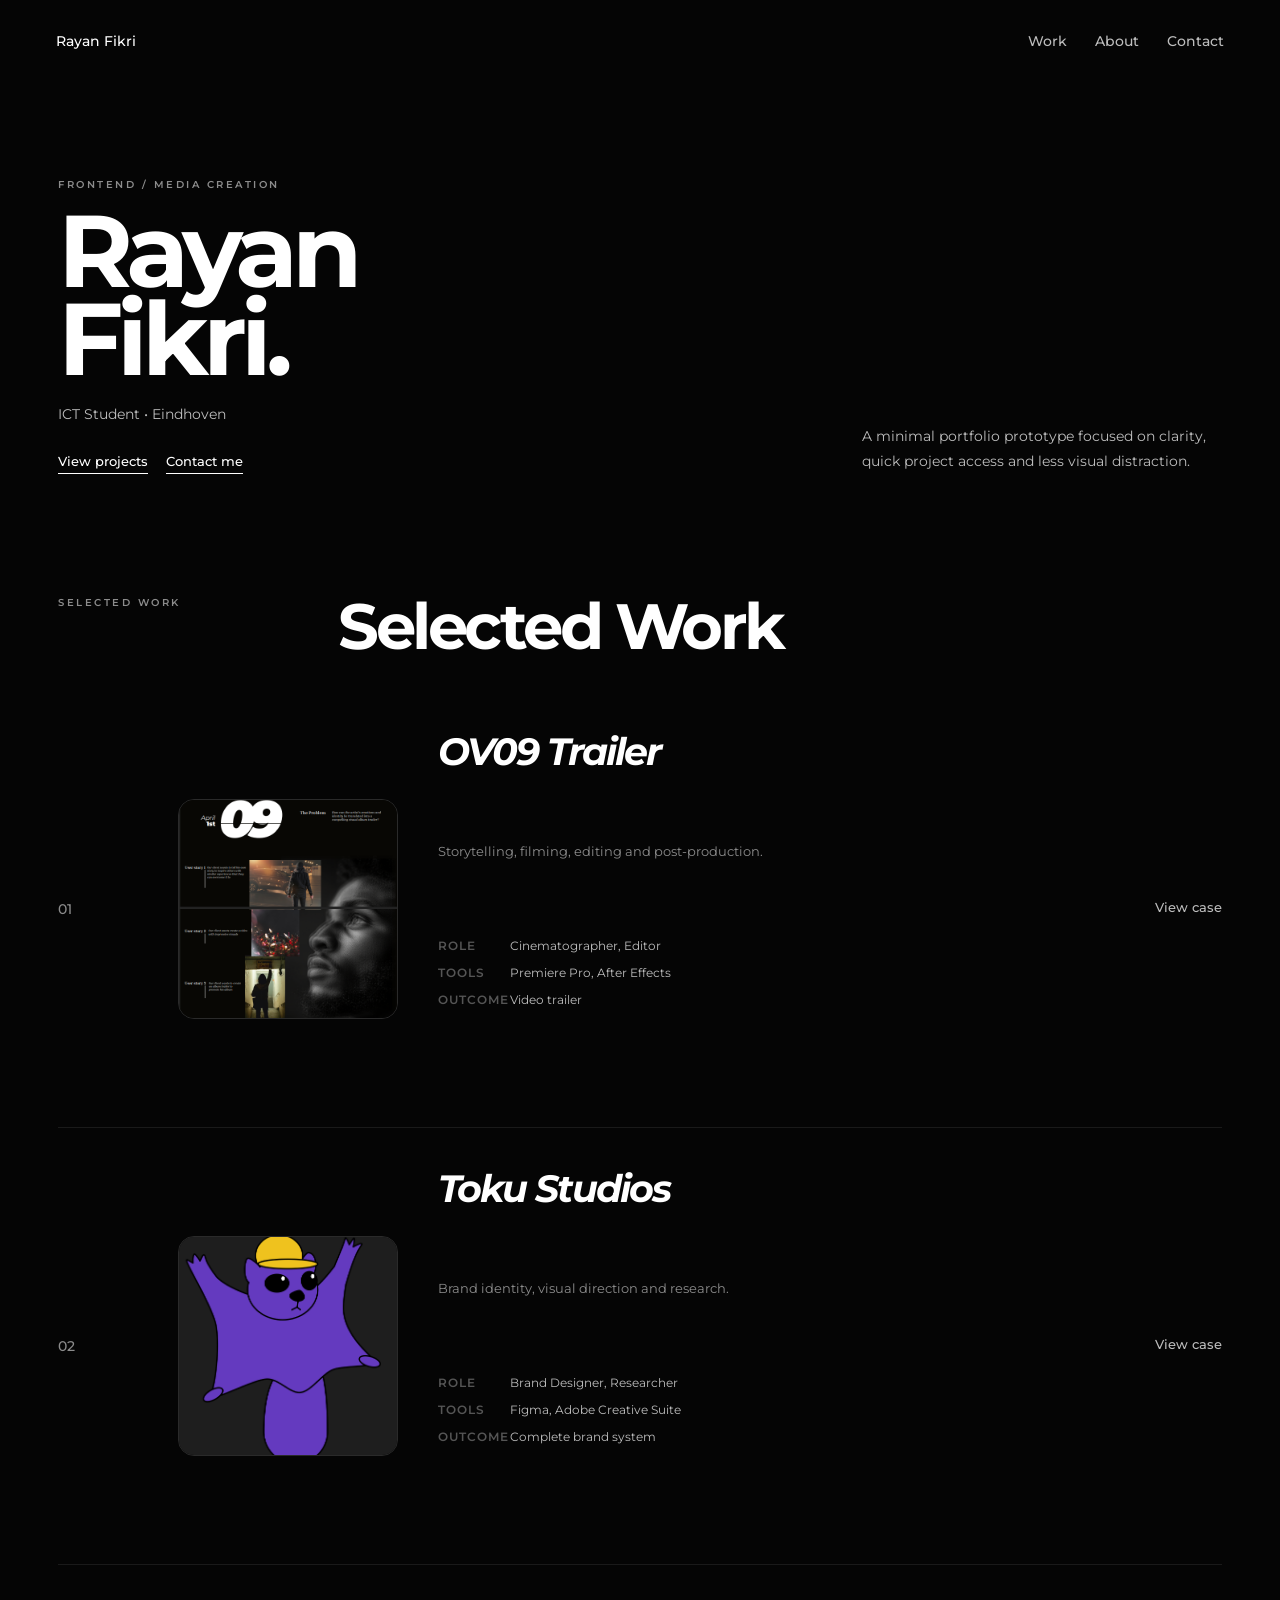
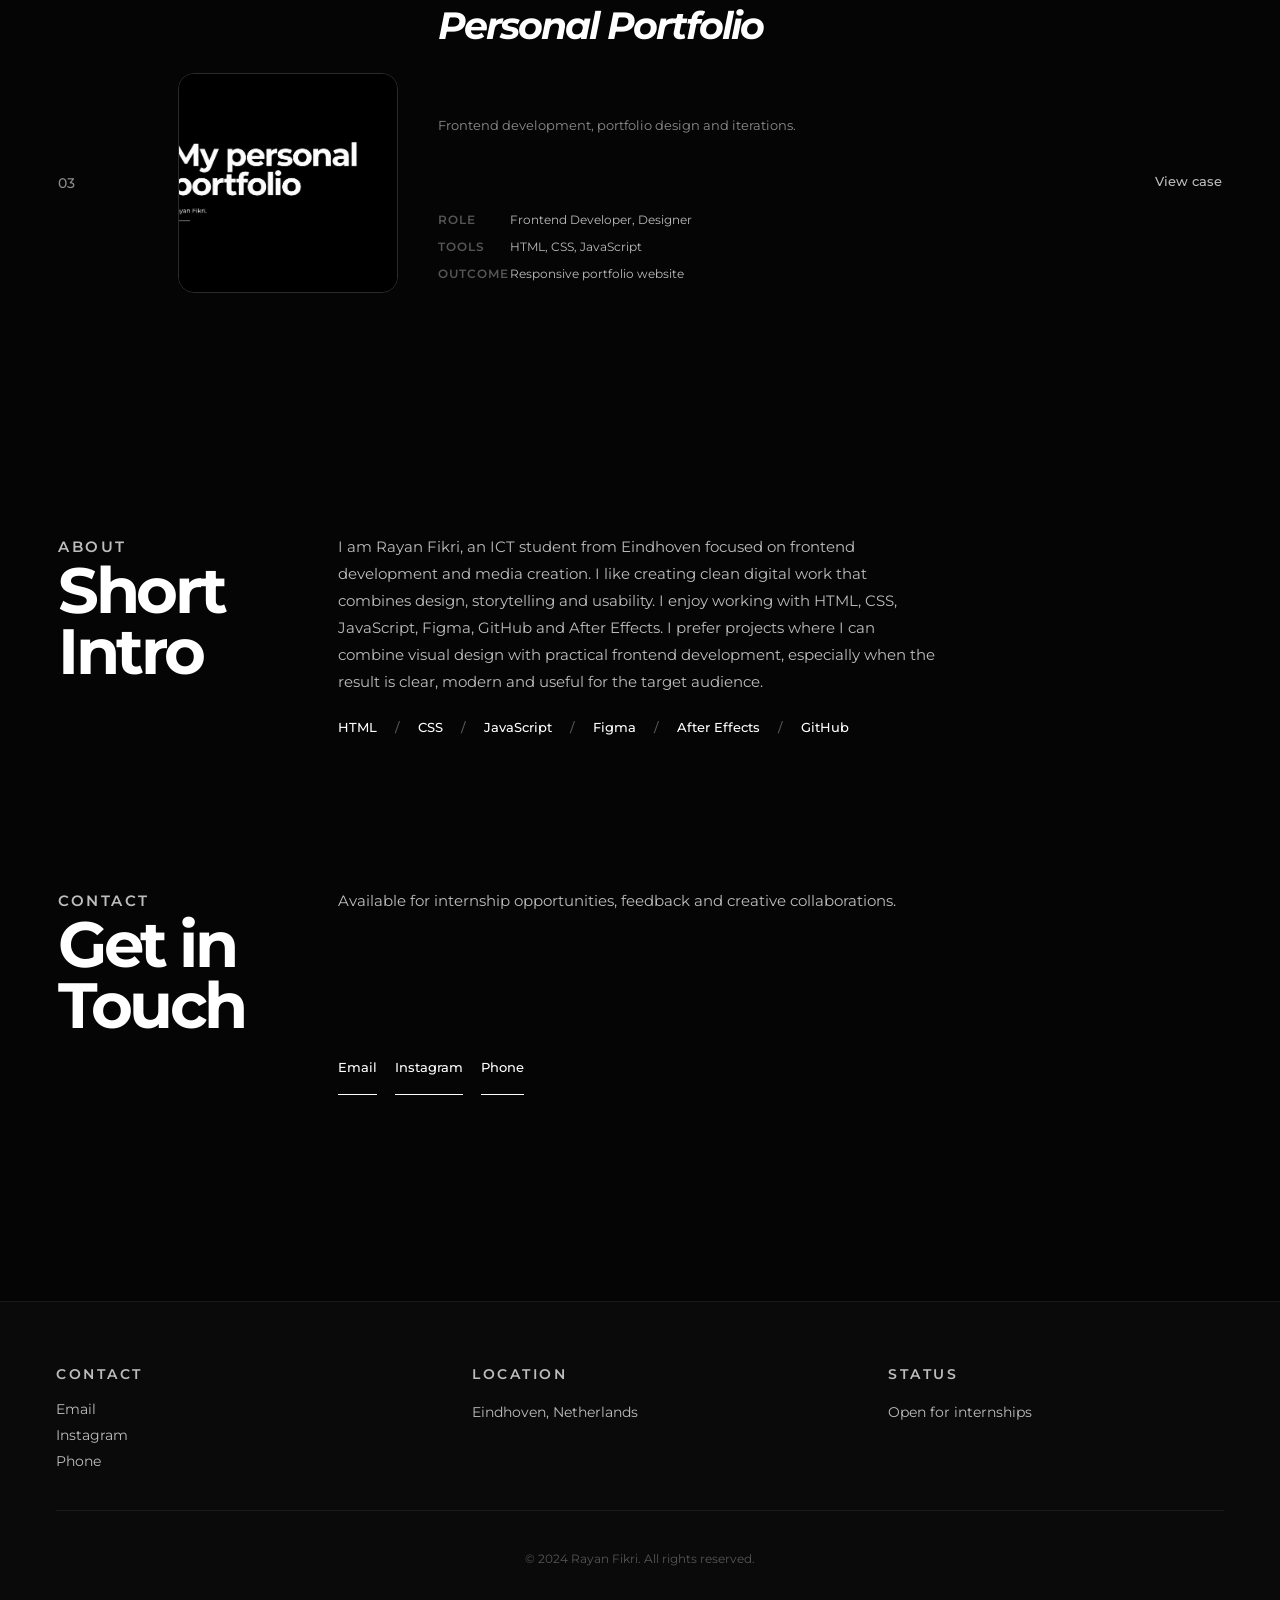
<file: index.html>
<!DOCTYPE html>
<html lang="en">
<head>
  <meta charset="UTF-8">
  <meta name="viewport" content="width=device-width, initial-scale=1.0">
  <title>Prototype A | Rayan Fikri Portfolio</title>

  <link rel="preconnect" href="https://fonts.googleapis.com">
  <link rel="preconnect" href="https://fonts.gstatic.com" crossorigin>
  <link href="https://fonts.googleapis.com/css2?family=Montserrat:wght@300;400;500;600;700;800&display=swap" rel="stylesheet">

  <link rel="stylesheet" href="css/style.css">
</head>
<body>

  <header class="site-header">
    <a href="#" class="logo">Rayan Fikri</a>

    <nav>
      <a href="#work">Work</a>
      <a href="#about">About</a>
      <a href="#contact">Contact</a>
    </nav>
  </header>

  <main>

    <section class="hero">
      <div>
        <p class="label">Frontend / Media Creation</p>

        <h1>
          Rayan<br>
          Fikri.
        </h1>

        <p class="intro">
          ICT Student • Eindhoven
        </p>

        <div class="hero-links">
          <a href="#work">View projects</a>
          <a href="#contact">Contact me</a>
        </div>
      </div>

      <p class="hero-side">
        A minimal portfolio prototype focused on clarity, quick project access and less visual distraction.
      </p>
    </section>

    <section class="work-section" id="work">
      <div class="section-heading">
        <p class="label">Selected work</p>
        <h2>Selected Work</h2>
      </div>

      <div class="project-list">
        <article class="project-item">
          <div class="project-number">01</div>
          <div class="project-preview">
            <img src="images/ov09.png" alt="OV09 Trailer moodboard" class="project-preview__img project-preview__img--left" loading="lazy">
          </div>
          <div class="project-content">
            <h3>OV09 Trailer</h3>
            <p class="project-description">Storytelling, filming, editing and post-production.</p>
            <div class="project-meta">
              <div class="meta-group">
                <span class="meta-label">Role</span>
                <span>Cinematographer, Editor</span>
              </div>
              <div class="meta-group">
                <span class="meta-label">Tools</span>
                <span>Premiere Pro, After Effects</span>
              </div>
              <div class="meta-group">
                <span class="meta-label">Outcome</span>
                <span>   Video trailer</span>
              </div>
            </div>
          </div>
          <a href="ov09.html" class="project-link">View case</a>
        </article>

        <article class="project-item">
          <div class="project-number">02</div>
          <div class="project-preview">
            <img src="images/toku.png" alt="Toku Studios mascot illustration" class="project-preview__img project-preview__img--center" loading="lazy">
          </div>
          <div class="project-content">
            <h3>Toku Studios</h3>
            <p class="project-description">Brand identity, visual direction and research.</p>
            <div class="project-meta">
              <div class="meta-group">
                <span class="meta-label">Role</span>
                <span>Brand Designer, Researcher</span>
              </div>
              <div class="meta-group">
                <span class="meta-label">Tools</span>
                <span>Figma, Adobe Creative Suite</span>
              </div>
              <div class="meta-group">
                <span class="meta-label">Outcome</span>
                <span>Complete brand system</span>
              </div>
            </div>
          </div>
          <a href="toku.html" class="project-link">View case</a>
        </article>

        <article class="project-item">
          <div class="project-number">03</div>
          <div class="project-preview">
            <img src="images/My personal portfolio design.png" alt="Personal portfolio design" class="project-preview__img project-preview__img--portfolio" loading="lazy">
          </div>
          <div class="project-content">
            <h3>Personal Portfolio</h3>
            <p class="project-description">Frontend development, portfolio design and iterations.</p>
            <div class="project-meta">
              <div class="meta-group">
                <span class="meta-label">Role</span>
                <span>Frontend Developer, Designer</span>
              </div>
              <div class="meta-group">
                <span class="meta-label">Tools</span>
                <span>HTML, CSS, JavaScript</span>
              </div>
              <div class="meta-group">
                <span class="meta-label">Outcome</span>
                <span>Responsive portfolio website</span>
              </div>
            </div>
          </div>
          <a href="portfolio.html" class="project-link">View case</a>
        </article>
      </div>
    </section>

    <section class="about-section" id="about">
      <div>
        <p class="label">About</p>
        <h2>Short Intro</h2>
      </div>

      <p>
        I am Rayan Fikri, an ICT student from Eindhoven focused on frontend development and media creation. I like creating clean digital work that combines design, storytelling and usability. I enjoy working with HTML, CSS, JavaScript, Figma, GitHub and After Effects. I prefer projects where I can combine visual design with practical frontend development, especially when the result is clear, modern and useful for the target audience.
      </p>

      <div class="skills">
        <span>HTML</span>
        <span>CSS</span>
        <span>JavaScript</span>
        <span>Figma</span>
        <span>After Effects</span>
        <span>GitHub</span>
      </div>
    </section>

    <section class="contact-section" id="contact">
      <div>
        <p class="label">Contact</p>
        <h2>Get in Touch</h2>
      </div>

      <p>
        Available for internship opportunities, feedback and creative collaborations.
      </p>

      <div class="contact-links">
        <a href="mailto:r.fikri@student.fontys.nl">Email</a>
        <a href="https://www.instagram.com/rayannfkr/" target="_blank">Instagram</a>
        <a href="tel:+31639610118">Phone</a>
      </div>
    </section>

  </main>

  <footer class="site-footer">
    <div class="footer-content">
      <div class="footer-section">
        <p class="label">Contact</p>
        <div class="footer-links">
          <a href="mailto:r.fikri@student.fontys.nl">Email</a>
          <a href="https://www.instagram.com/rayannfkr/" target="_blank">Instagram</a>
          <a href="tel:+31639610118">Phone</a>
        </div>
      </div>
      <div class="footer-section">
        <p class="label">Location</p>
        <p>Eindhoven, Netherlands</p>
      </div>
      <div class="footer-section">
        <p class="label">Status</p>
        <p>Open for internships</p>
      </div>
    </div>
    <div class="footer-bottom">
      <p>&copy; 2024 Rayan Fikri. All rights reserved.</p>
    </div>
  </footer>

  <script src="js/main.js"></script>
</body>
</html>
</file>
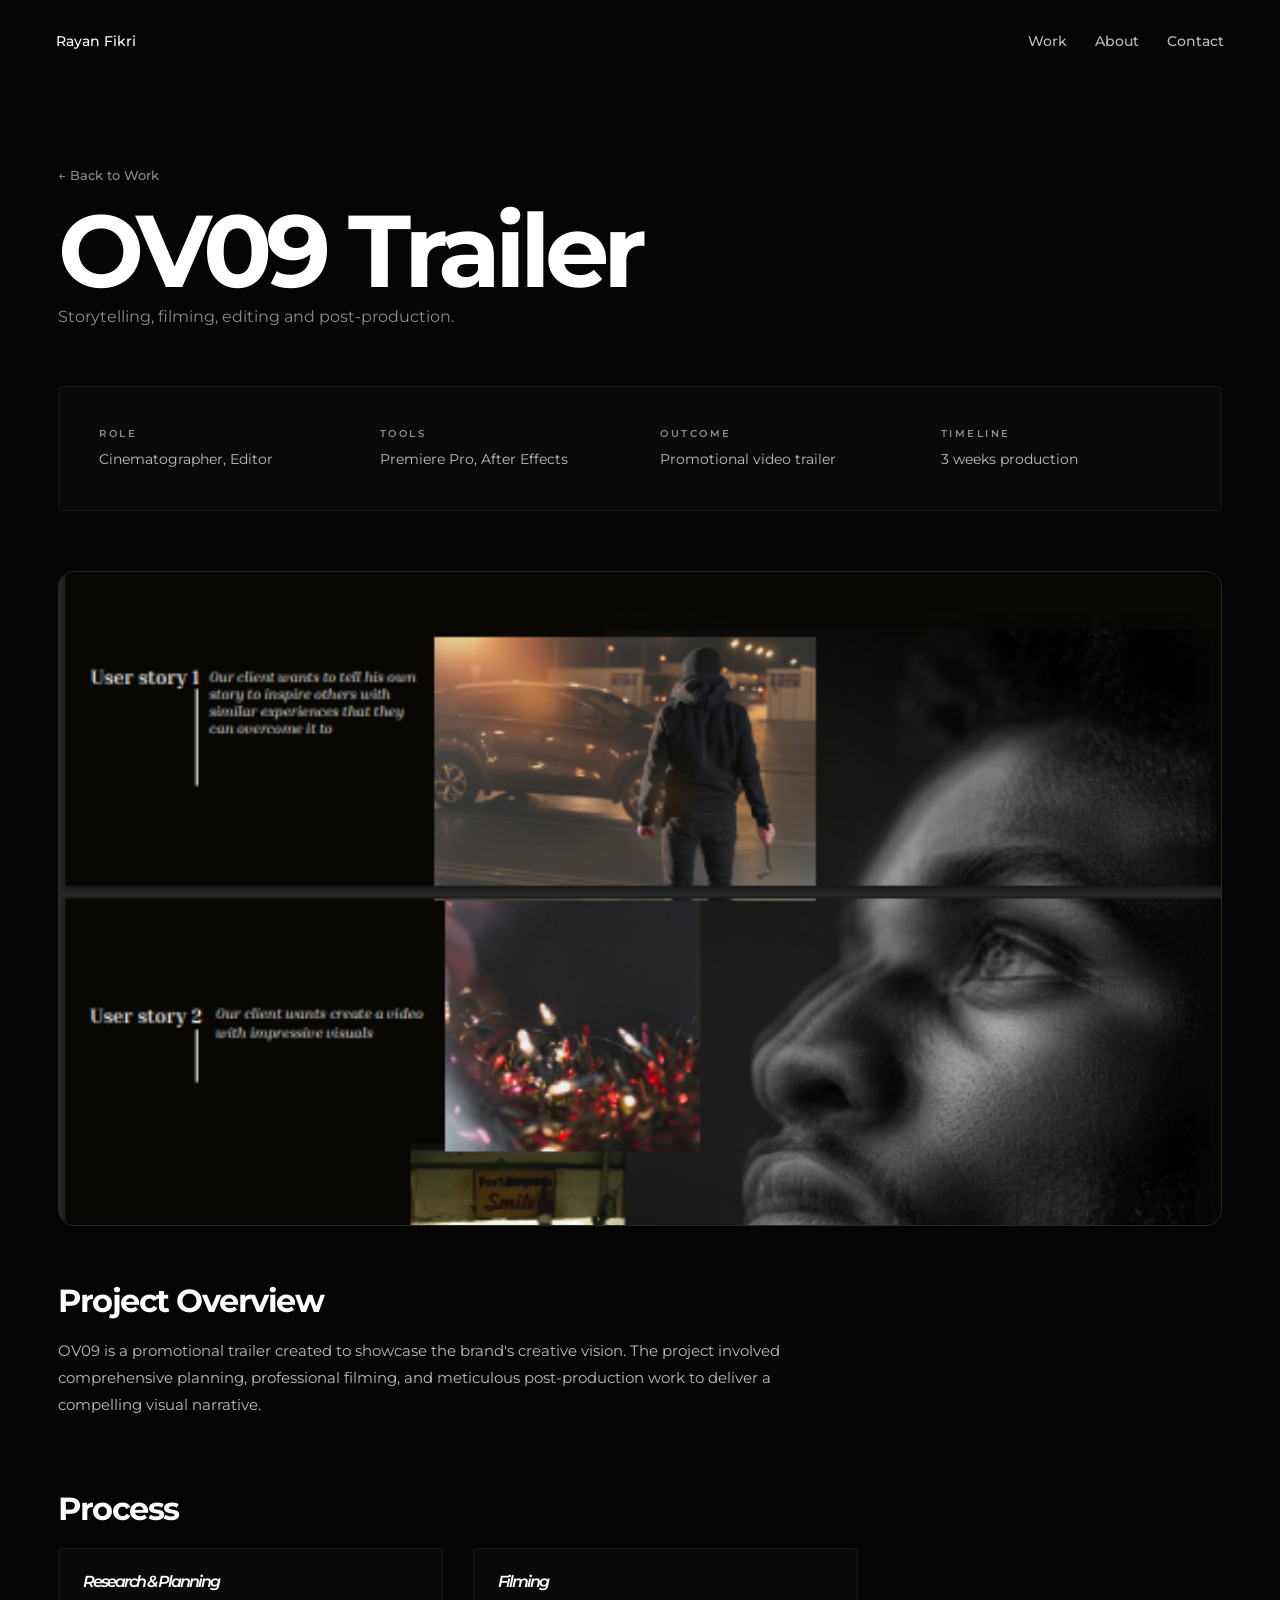
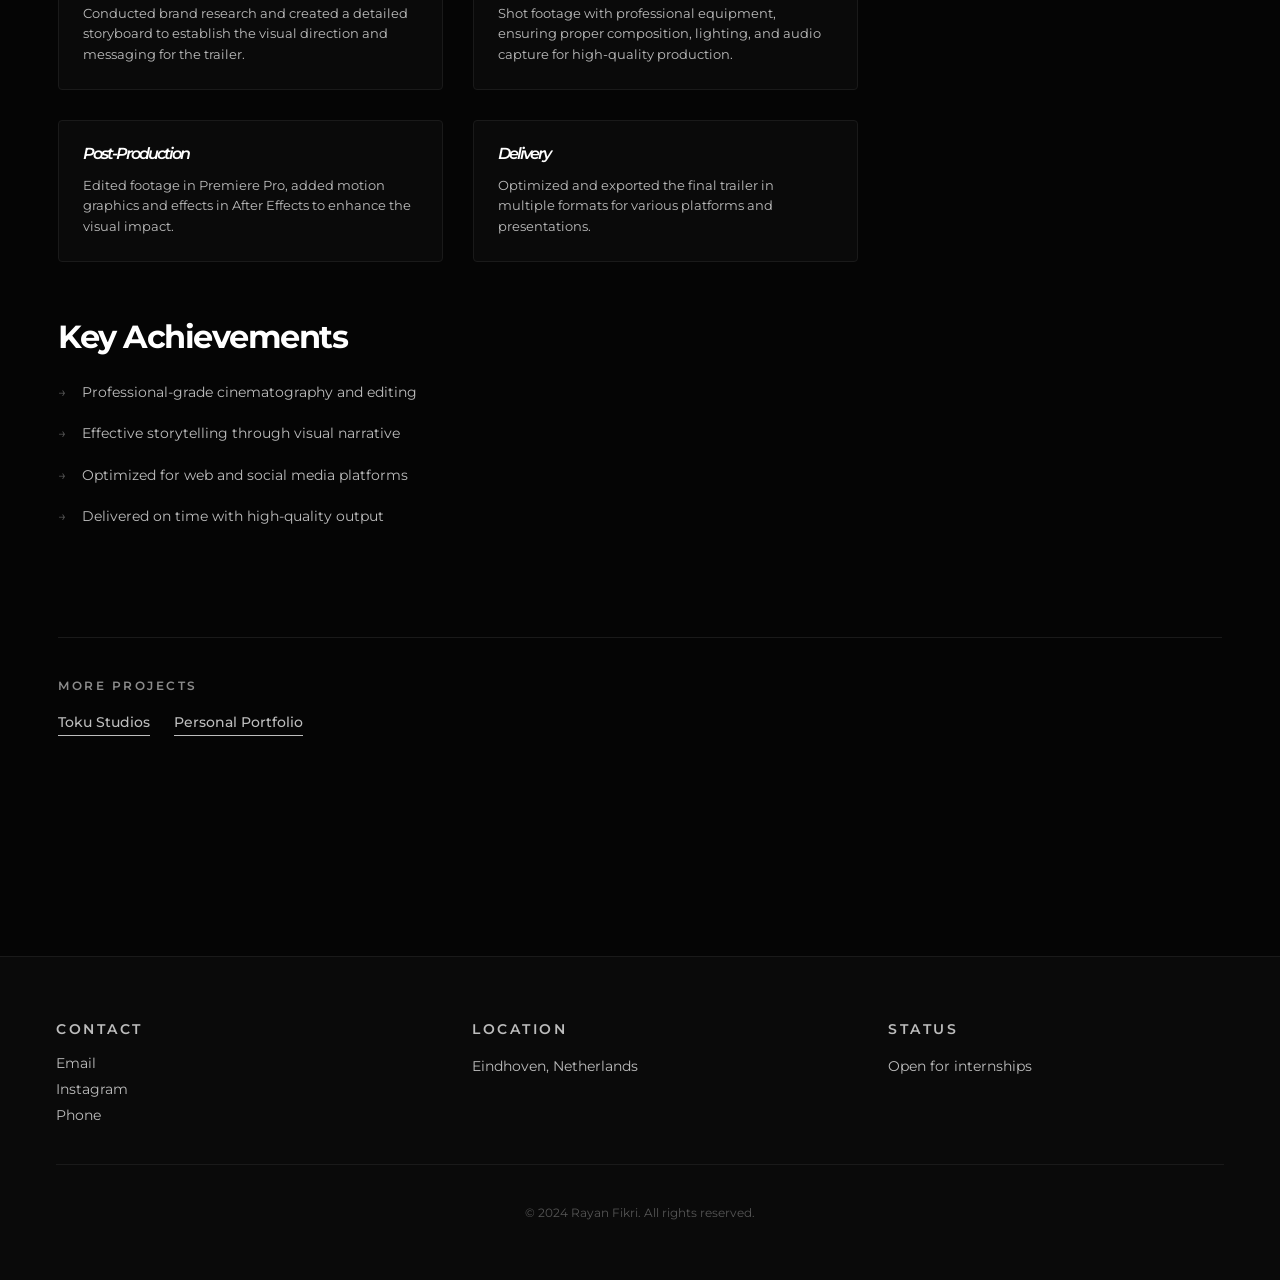
<file: ov09.html>
<!DOCTYPE html>
<html lang="en">
<head>
  <meta charset="UTF-8">
  <meta name="viewport" content="width=device-width, initial-scale=1.0">
  <title>OV09 Trailer | Rayan Fikri Portfolio</title>

  <link rel="preconnect" href="https://fonts.googleapis.com">
  <link rel="preconnect" href="https://fonts.gstatic.com" crossorigin>
  <link href="https://fonts.googleapis.com/css2?family=Montserrat:wght@300;400;500;600;700;800&display=swap" rel="stylesheet">

  <link rel="stylesheet" href="css/style.css">
</head>
<body>

  <header class="site-header">
    <a href="index.html" class="logo">Rayan Fikri</a>

    <nav>
      <a href="index.html#work">Work</a>
      <a href="index.html#about">About</a>
      <a href="index.html#contact">Contact</a>
    </nav>
  </header>

  <main>

    <section class="project-hero">
      <div class="project-header">
        <a href="index.html" class="back-link">&larr; Back to Work</a>
        <h1>OV09 Trailer</h1>
        <p class="project-tagline">Storytelling, filming, editing and post-production.</p>
      </div>
    </section>

    <section class="project-content">
      <div class="project-overview">
        <div class="overview-item">
          <p class="label">Role</p>
          <p>Cinematographer, Editor</p>
        </div>
        <div class="overview-item">
          <p class="label">Tools</p>
          <p>Premiere Pro, After Effects</p>
        </div>
        <div class="overview-item">
          <p class="label">Outcome</p>
          <p>Promotional video trailer</p>
        </div>
        <div class="overview-item">
          <p class="label">Timeline</p>
          <p>3 weeks production</p>
        </div>
      </div>

      <div class="project-image-large">
        <img src="images/ov09.png" alt="OV09 moodboard" class="project-image-large__img project-image-large__img--left" loading="lazy">
      </div>

      <div class="project-description-section">
        <h2>Project Overview</h2>
        <p>
          OV09 is a promotional trailer created to showcase the brand's creative vision. The project involved comprehensive planning, professional filming, and meticulous post-production work to deliver a compelling visual narrative.
        </p>
      </div>

      <div class="project-description-section">
        <h2>Process</h2>
        <div class="process-grid">
          <div class="process-item">
            <h3>Research & Planning</h3>
            <p>Conducted brand research and created a detailed storyboard to establish the visual direction and messaging for the trailer.</p>
          </div>
          <div class="process-item">
            <h3>Filming</h3>
            <p>Shot footage with professional equipment, ensuring proper composition, lighting, and audio capture for high-quality production.</p>
          </div>
          <div class="process-item">
            <h3>Post-Production</h3>
            <p>Edited footage in Premiere Pro, added motion graphics and effects in After Effects to enhance the visual impact.</p>
          </div>
          <div class="process-item">
            <h3>Delivery</h3>
            <p>Optimized and exported the final trailer in multiple formats for various platforms and presentations.</p>
          </div>
        </div>
      </div>

      <div class="project-description-section">
        <h2>Key Achievements</h2>
        <ul class="achievements-list">
          <li>Professional-grade cinematography and editing</li>
          <li>Effective storytelling through visual narrative</li>
          <li>Optimized for web and social media platforms</li>
          <li>Delivered on time with high-quality output</li>
        </ul>
      </div>

      <div class="project-cta">
        <p>More projects</p>
        <div class="cta-links">
          <a href="toku.html">Toku Studios</a>
          <a href="portfolio.html">Personal Portfolio</a>
        </div>
      </div>
    </section>

  </main>

  <footer class="site-footer">
    <div class="footer-content">
      <div class="footer-section">
        <p class="label">Contact</p>
        <div class="footer-links">
          <a href="mailto:r.fikri@student.fontys.nl">Email</a>
          <a href="https://www.instagram.com/rayannfkr/" target="_blank">Instagram</a>
          <a href="tel:+31639610118">Phone</a>
        </div>
      </div>
      <div class="footer-section">
        <p class="label">Location</p>
        <p>Eindhoven, Netherlands</p>
      </div>
      <div class="footer-section">
        <p class="label">Status</p>
        <p>Open for internships</p>
      </div>
    </div>
    <div class="footer-bottom">
      <p>&copy; 2024 Rayan Fikri. All rights reserved.</p>
    </div>
  </footer>

  <script src="js/main.js"></script>
</body>
</html>
</file>
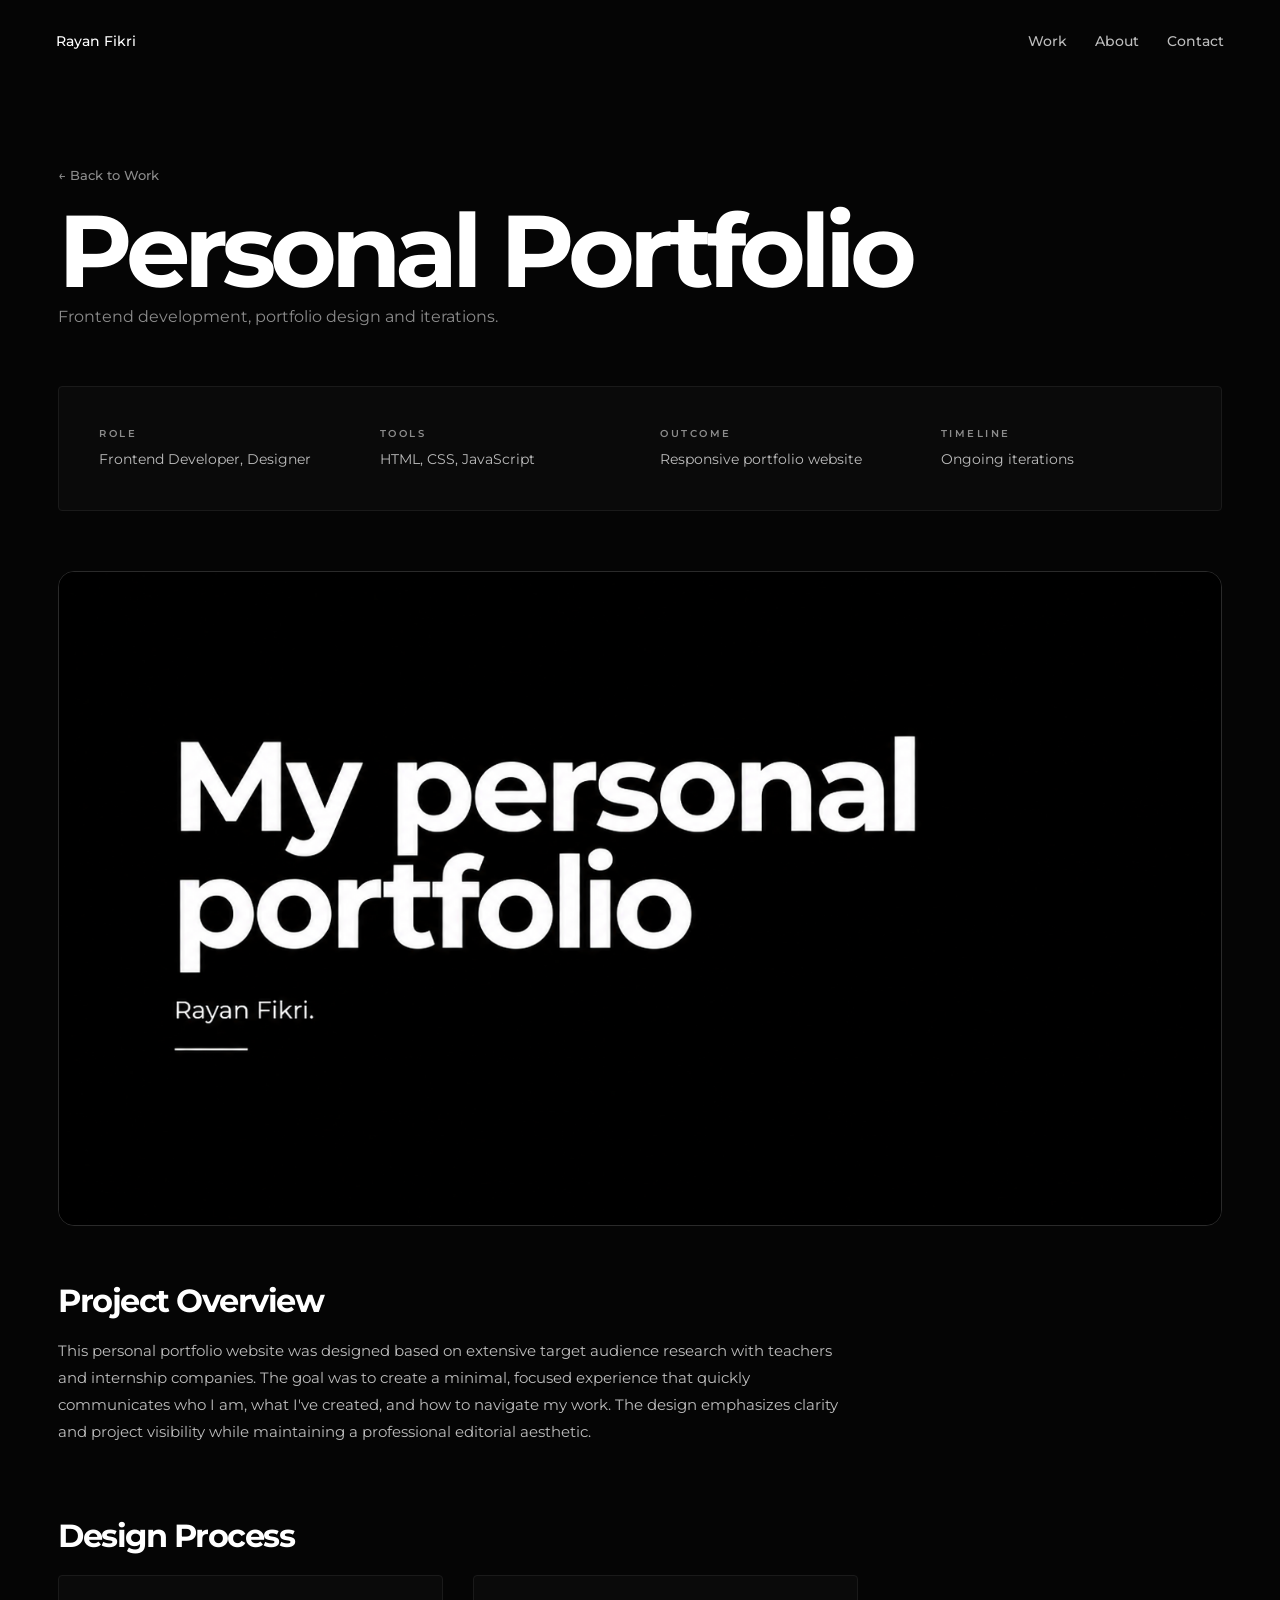
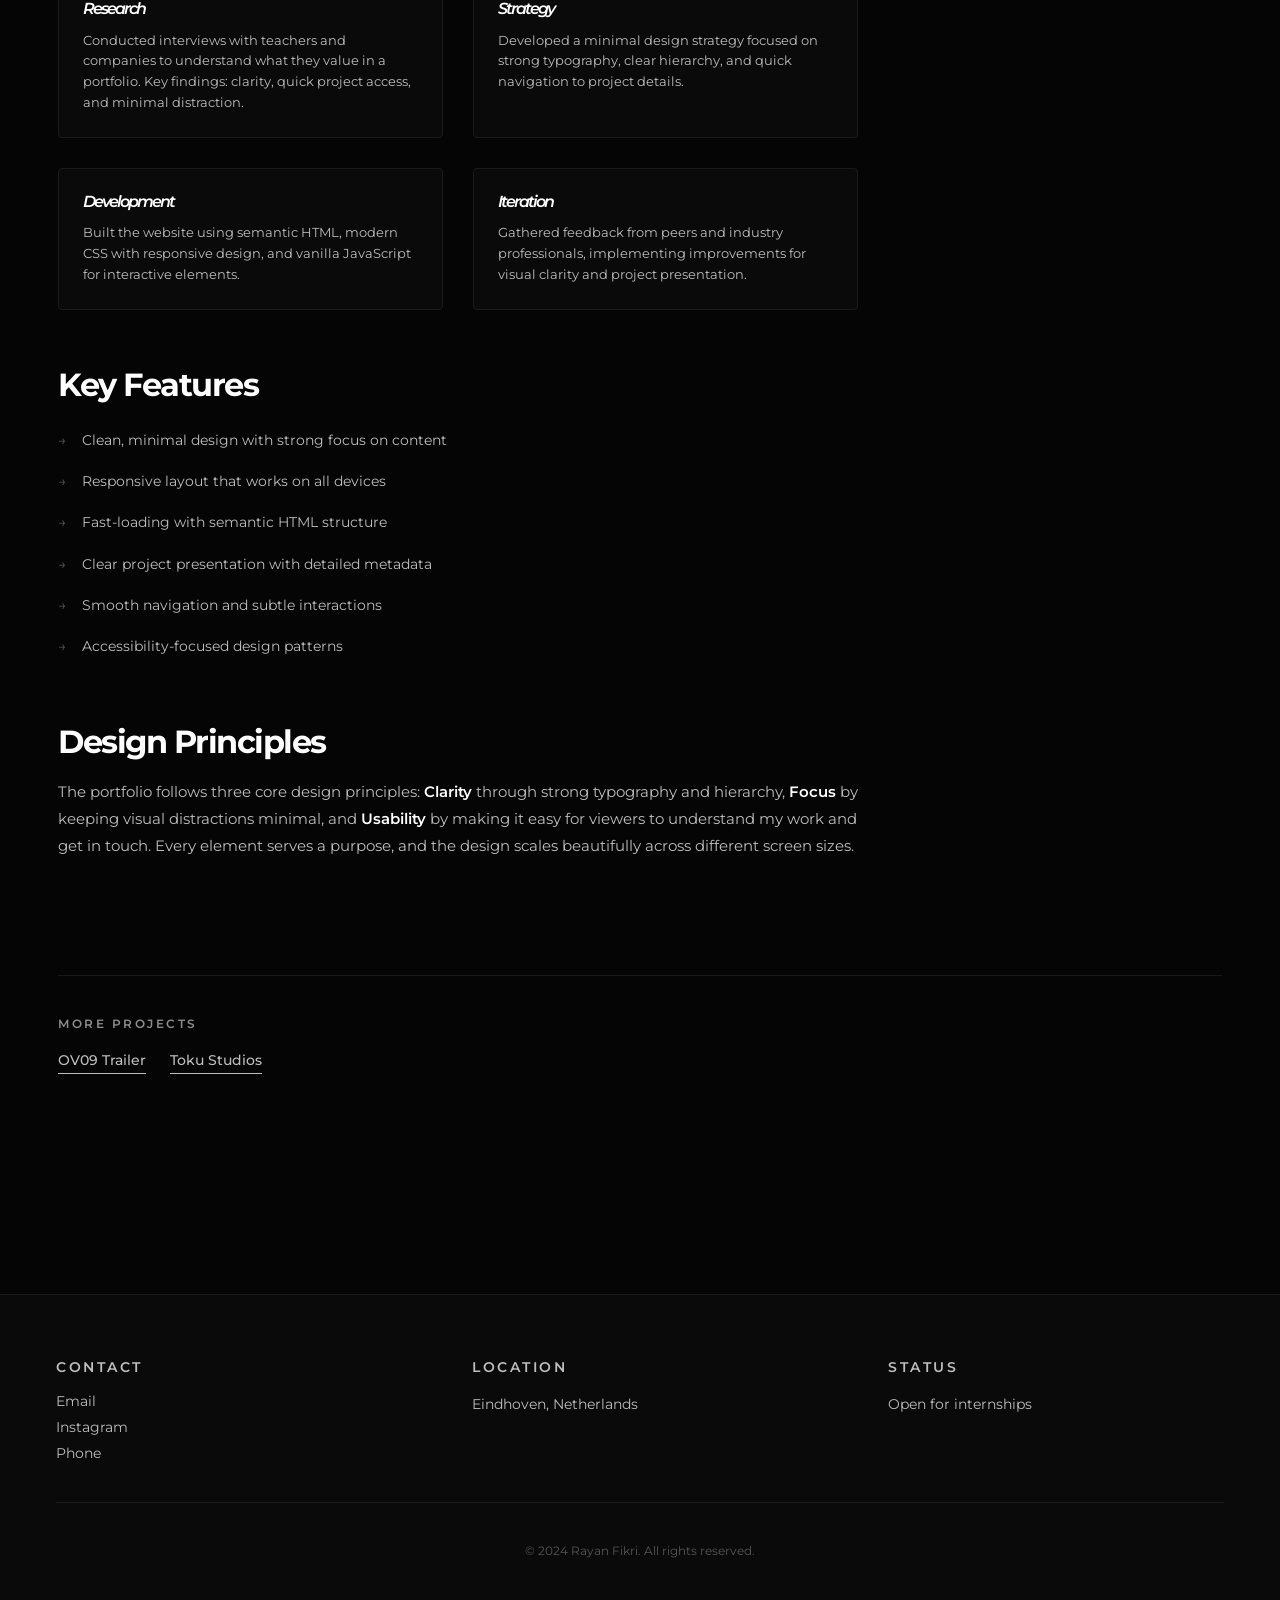
<file: portfolio.html>
<!DOCTYPE html>
<html lang="en">
<head>
  <meta charset="UTF-8">
  <meta name="viewport" content="width=device-width, initial-scale=1.0">
  <title>Personal Portfolio | Rayan Fikri Portfolio</title>

  <link rel="preconnect" href="https://fonts.googleapis.com">
  <link rel="preconnect" href="https://fonts.gstatic.com" crossorigin>
  <link href="https://fonts.googleapis.com/css2?family=Montserrat:wght@300;400;500;600;700;800&display=swap" rel="stylesheet">

  <link rel="stylesheet" href="css/style.css">
</head>
<body>

  <header class="site-header">
    <a href="index.html" class="logo">Rayan Fikri</a>

    <nav>
      <a href="index.html#work">Work</a>
      <a href="index.html#about">About</a>
      <a href="index.html#contact">Contact</a>
    </nav>
  </header>

  <main>

    <section class="project-hero">
      <div class="project-header">
        <a href="index.html" class="back-link">&larr; Back to Work</a>
        <h1>Personal Portfolio</h1>
        <p class="project-tagline">Frontend development, portfolio design and iterations.</p>
      </div>
    </section>

    <section class="project-content">
      <div class="project-overview">
        <div class="overview-item">
          <p class="label">Role</p>
          <p>Frontend Developer, Designer</p>
        </div>
        <div class="overview-item">
          <p class="label">Tools</p>
          <p>HTML, CSS, JavaScript</p>
        </div>
        <div class="overview-item">
          <p class="label">Outcome</p>
          <p>Responsive portfolio website</p>
        </div>
        <div class="overview-item">
          <p class="label">Timeline</p>
          <p>Ongoing iterations</p>
        </div>
      </div>

      <div class="project-image-large">
        <img src="images/My personal portfolio design.png" alt="Personal portfolio design" class="project-image-large__img project-image-large__img--portfolio" loading="lazy">
      </div>

      <div class="project-description-section">
        <h2>Project Overview</h2>
        <p>
          This personal portfolio website was designed based on extensive target audience research with teachers and internship companies. The goal was to create a minimal, focused experience that quickly communicates who I am, what I've created, and how to navigate my work. The design emphasizes clarity and project visibility while maintaining a professional editorial aesthetic.
        </p>
      </div>

      <div class="project-description-section">
        <h2>Design Process</h2>
        <div class="process-grid">
          <div class="process-item">
            <h3>Research</h3>
            <p>Conducted interviews with teachers and companies to understand what they value in a portfolio. Key findings: clarity, quick project access, and minimal distraction.</p>
          </div>
          <div class="process-item">
            <h3>Strategy</h3>
            <p>Developed a minimal design strategy focused on strong typography, clear hierarchy, and quick navigation to project details.</p>
          </div>
          <div class="process-item">
            <h3>Development</h3>
            <p>Built the website using semantic HTML, modern CSS with responsive design, and vanilla JavaScript for interactive elements.</p>
          </div>
          <div class="process-item">
            <h3>Iteration</h3>
            <p>Gathered feedback from peers and industry professionals, implementing improvements for visual clarity and project presentation.</p>
          </div>
        </div>
      </div>

      <div class="project-description-section">
        <h2>Key Features</h2>
        <ul class="achievements-list">
          <li>Clean, minimal design with strong focus on content</li>
          <li>Responsive layout that works on all devices</li>
          <li>Fast-loading with semantic HTML structure</li>
          <li>Clear project presentation with detailed metadata</li>
          <li>Smooth navigation and subtle interactions</li>
          <li>Accessibility-focused design patterns</li>
        </ul>
      </div>

      <div class="project-description-section">
        <h2>Design Principles</h2>
        <p>
          The portfolio follows three core design principles: <strong>Clarity</strong> through strong typography and hierarchy, <strong>Focus</strong> by keeping visual distractions minimal, and <strong>Usability</strong> by making it easy for viewers to understand my work and get in touch. Every element serves a purpose, and the design scales beautifully across different screen sizes.
        </p>
      </div>

      <div class="project-cta">
        <p>More projects</p>
        <div class="cta-links">
          <a href="ov09.html">OV09 Trailer</a>
          <a href="toku.html">Toku Studios</a>
        </div>
      </div>
    </section>

  </main>

  <footer class="site-footer">
    <div class="footer-content">
      <div class="footer-section">
        <p class="label">Contact</p>
        <div class="footer-links">
          <a href="mailto:r.fikri@student.fontys.nl">Email</a>
          <a href="https://www.instagram.com/rayannfkr/" target="_blank">Instagram</a>
          <a href="tel:+31639610118">Phone</a>
        </div>
      </div>
      <div class="footer-section">
        <p class="label">Location</p>
        <p>Eindhoven, Netherlands</p>
      </div>
      <div class="footer-section">
        <p class="label">Status</p>
        <p>Open for internships</p>
      </div>
    </div>
    <div class="footer-bottom">
      <p>&copy; 2024 Rayan Fikri. All rights reserved.</p>
    </div>
  </footer>

  <script src="js/main.js"></script>
</body>
</html>
</file>
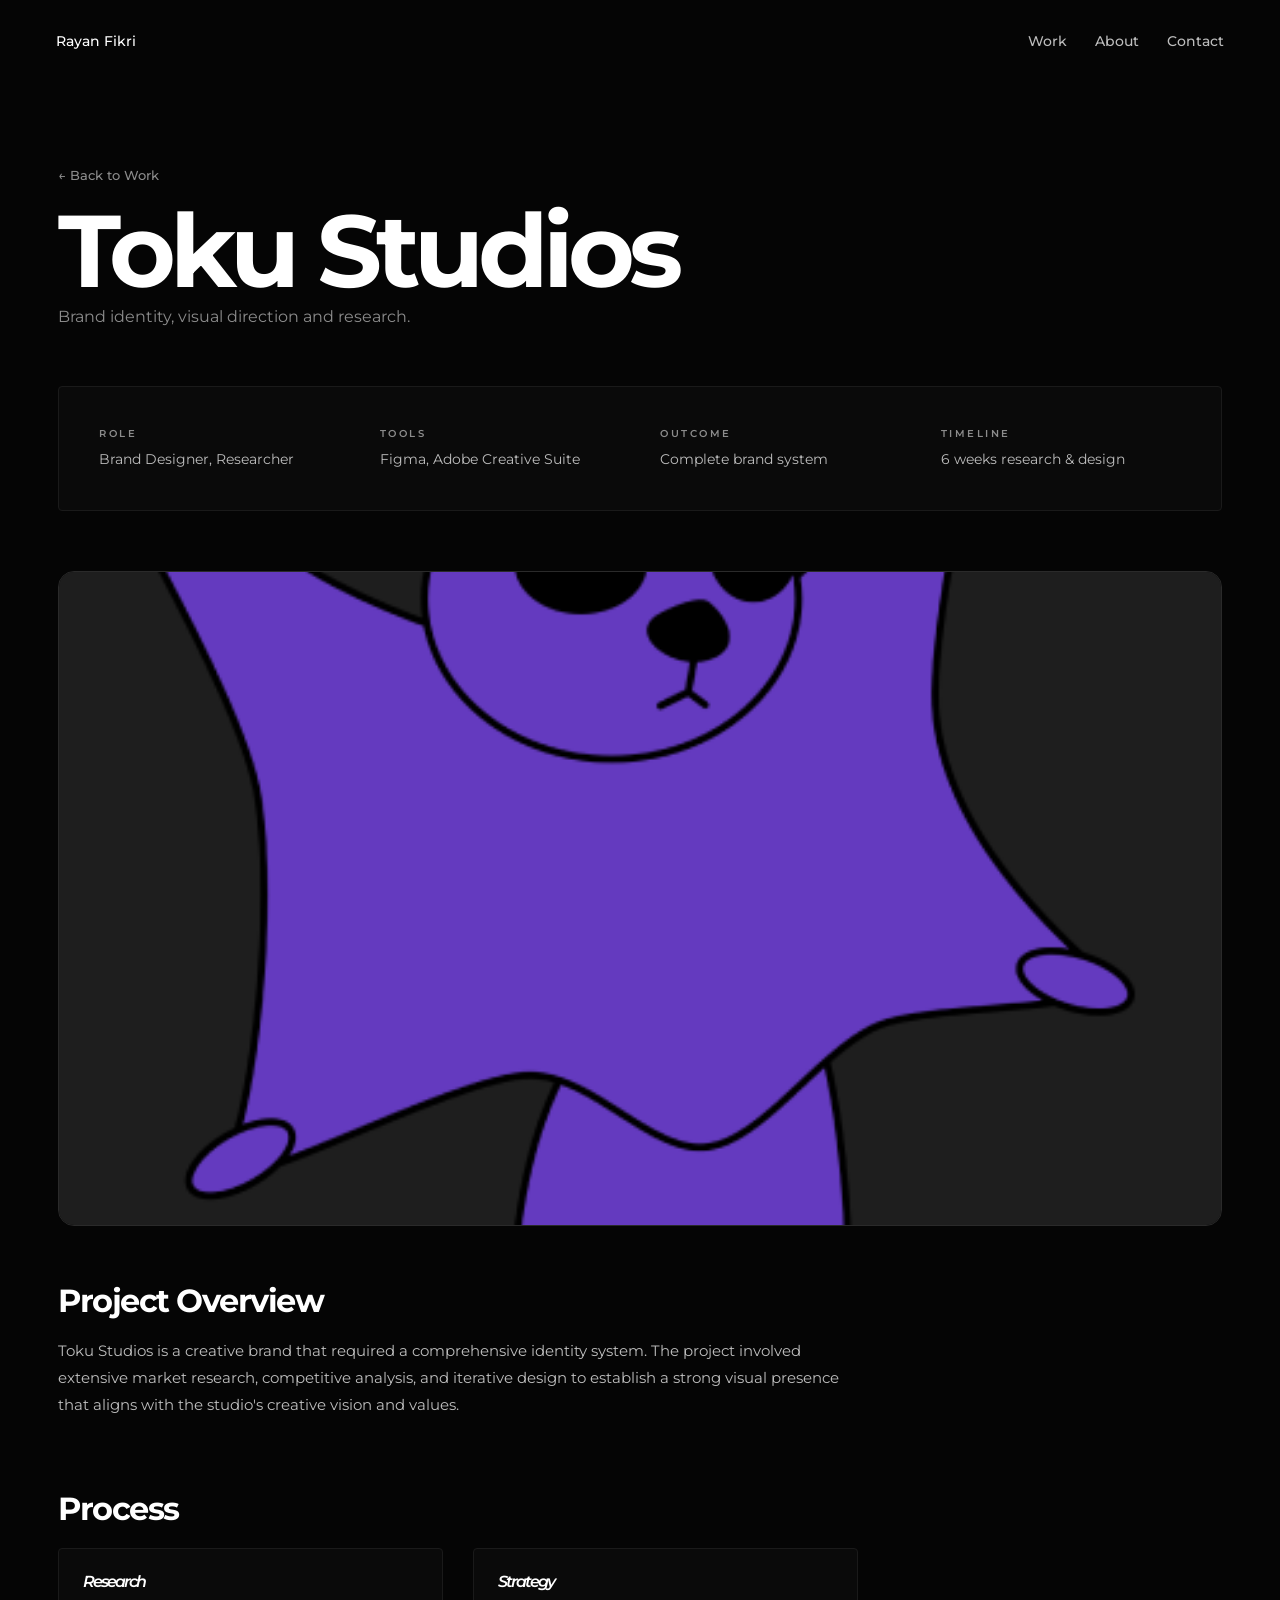
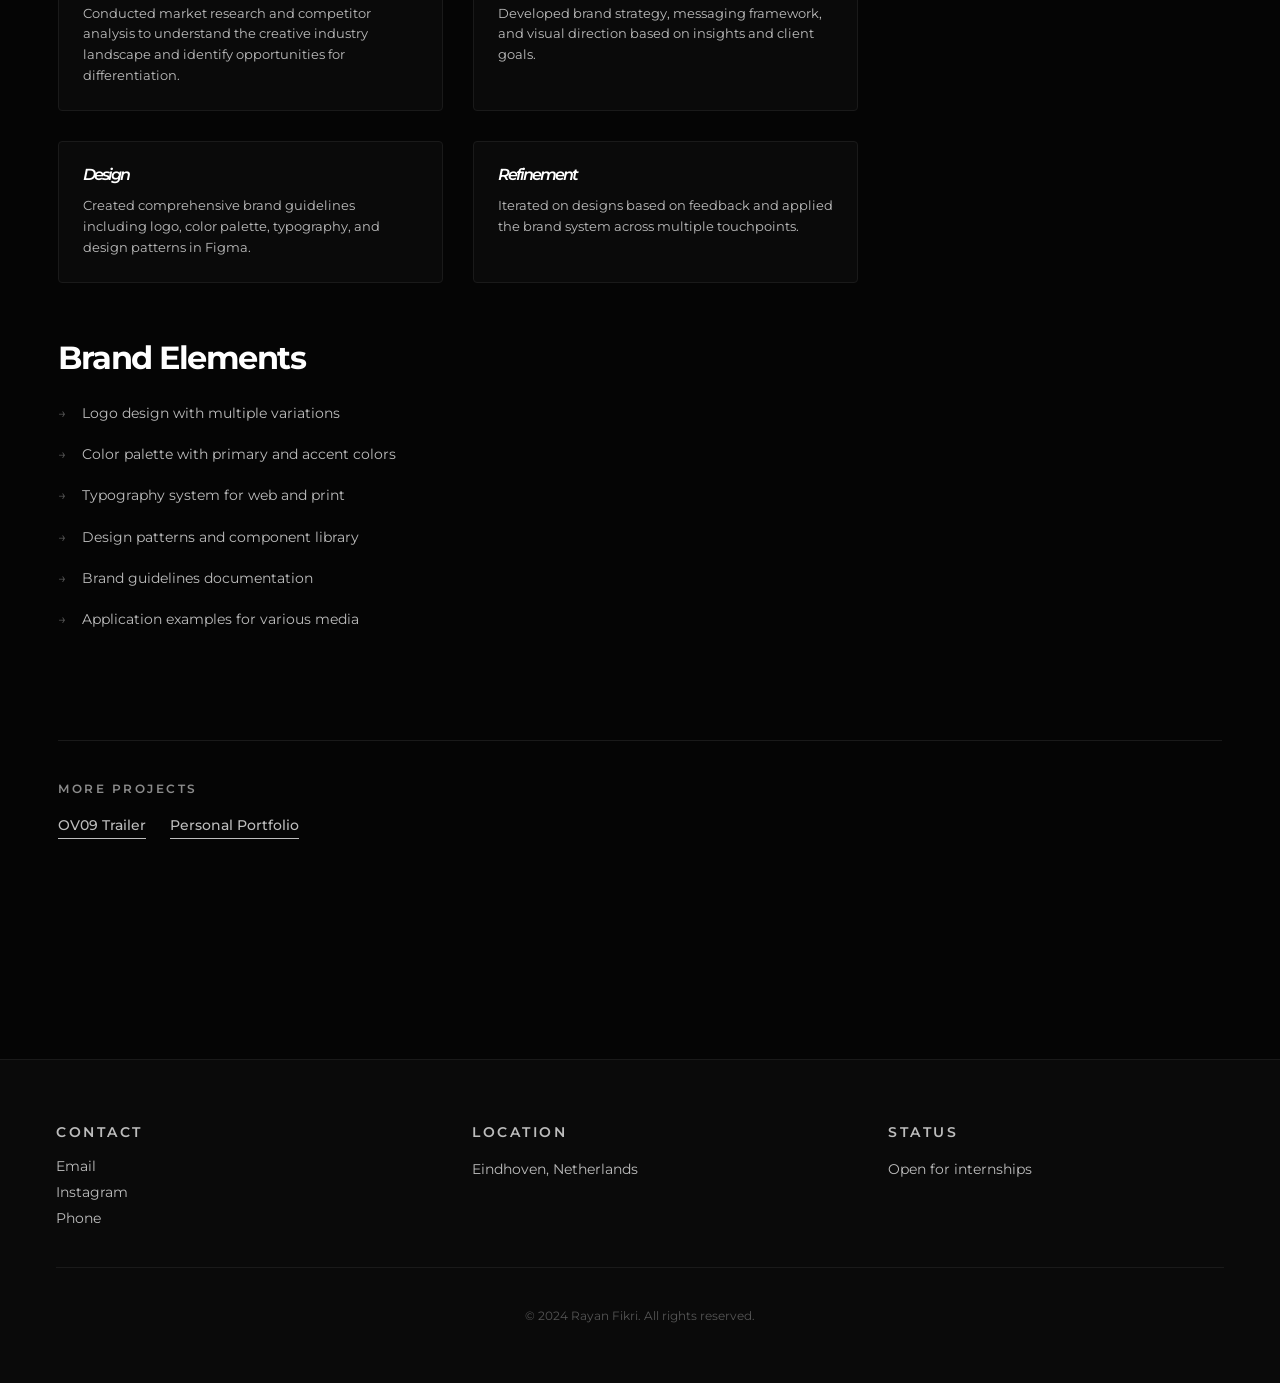
<file: toku.html>
<!DOCTYPE html>
<html lang="en">
<head>
  <meta charset="UTF-8">
  <meta name="viewport" content="width=device-width, initial-scale=1.0">
  <title>Toku Studios | Rayan Fikri Portfolio</title>

  <link rel="preconnect" href="https://fonts.googleapis.com">
  <link rel="preconnect" href="https://fonts.gstatic.com" crossorigin>
  <link href="https://fonts.googleapis.com/css2?family=Montserrat:wght@300;400;500;600;700;800&display=swap" rel="stylesheet">

  <link rel="stylesheet" href="css/style.css">
</head>
<body>

  <header class="site-header">
    <a href="index.html" class="logo">Rayan Fikri</a>

    <nav>
      <a href="index.html#work">Work</a>
      <a href="index.html#about">About</a>
      <a href="index.html#contact">Contact</a>
    </nav>
  </header>

  <main>

    <section class="project-hero">
      <div class="project-header">
        <a href="index.html" class="back-link">&larr; Back to Work</a>
        <h1>Toku Studios</h1>
        <p class="project-tagline">Brand identity, visual direction and research.</p>
      </div>
    </section>

    <section class="project-content">
      <div class="project-overview">
        <div class="overview-item">
          <p class="label">Role</p>
          <p>Brand Designer, Researcher</p>
        </div>
        <div class="overview-item">
          <p class="label">Tools</p>
          <p>Figma, Adobe Creative Suite</p>
        </div>
        <div class="overview-item">
          <p class="label">Outcome</p>
          <p>Complete brand system</p>
        </div>
        <div class="overview-item">
          <p class="label">Timeline</p>
          <p>6 weeks research & design</p>
        </div>
      </div>

      <div class="project-image-large">
        <img src="images/toku.png" alt="Toku Studios mascot" class="project-image-large__img project-image-large__img--center" loading="lazy">
      </div>

      <div class="project-description-section">
        <h2>Project Overview</h2>
        <p>
          Toku Studios is a creative brand that required a comprehensive identity system. The project involved extensive market research, competitive analysis, and iterative design to establish a strong visual presence that aligns with the studio's creative vision and values.
        </p>
      </div>

      <div class="project-description-section">
        <h2>Process</h2>
        <div class="process-grid">
          <div class="process-item">
            <h3>Research</h3>
            <p>Conducted market research and competitor analysis to understand the creative industry landscape and identify opportunities for differentiation.</p>
          </div>
          <div class="process-item">
            <h3>Strategy</h3>
            <p>Developed brand strategy, messaging framework, and visual direction based on insights and client goals.</p>
          </div>
          <div class="process-item">
            <h3>Design</h3>
            <p>Created comprehensive brand guidelines including logo, color palette, typography, and design patterns in Figma.</p>
          </div>
          <div class="process-item">
            <h3>Refinement</h3>
            <p>Iterated on designs based on feedback and applied the brand system across multiple touchpoints.</p>
          </div>
        </div>
      </div>

      <div class="project-description-section">
        <h2>Brand Elements</h2>
        <ul class="achievements-list">
          <li>Logo design with multiple variations</li>
          <li>Color palette with primary and accent colors</li>
          <li>Typography system for web and print</li>
          <li>Design patterns and component library</li>
          <li>Brand guidelines documentation</li>
          <li>Application examples for various media</li>
        </ul>
      </div>

      <div class="project-cta">
        <p>More projects</p>
        <div class="cta-links">
          <a href="ov09.html">OV09 Trailer</a>
          <a href="portfolio.html">Personal Portfolio</a>
        </div>
      </div>
    </section>

  </main>

  <footer class="site-footer">
    <div class="footer-content">
      <div class="footer-section">
        <p class="label">Contact</p>
        <div class="footer-links">
          <a href="mailto:r.fikri@student.fontys.nl">Email</a>
          <a href="https://www.instagram.com/rayannfkr/" target="_blank">Instagram</a>
          <a href="tel:+31639610118">Phone</a>
        </div>
      </div>
      <div class="footer-section">
        <p class="label">Location</p>
        <p>Eindhoven, Netherlands</p>
      </div>
      <div class="footer-section">
        <p class="label">Status</p>
        <p>Open for internships</p>
      </div>
    </div>
    <div class="footer-bottom">
      <p>&copy; 2024 Rayan Fikri. All rights reserved.</p>
    </div>
  </footer>

  <script src="js/main.js"></script>
</body>
</html>
</file>
<file: css/style.css>
* {
  margin: 0;
  padding: 0;
  box-sizing: border-box;
}

html {
  scroll-behavior: smooth;
}

body {
  font-family: "Montserrat", Arial, sans-serif;
  background: #050505;
  color: #ffffff;
}

a {
  color: inherit;
  text-decoration: none;
}

.site-header {
  padding: 32px 56px;
  display: flex;
  justify-content: space-between;
  align-items: center;
}

.logo,
nav a {
  font-size: 14px;
  font-weight: 500;
}

nav {
  display: flex;
  gap: 28px;
}

nav a {
  color: #bdbdbd;
  transition: 0.2s ease;
}

nav a:hover {
  color: #ffffff;
}

main {
  max-width: 1220px;
  margin: 0 auto;
  padding: 34px 28px 100px;
}

.hero {
  min-height: 46vh;
  display: grid;
  grid-template-columns: 1fr 1fr;
  align-items: end;
  gap: 80px;
  padding: 42px 0 56px;
}

.label {
  font-size: 10px;
  font-weight: 600;
  letter-spacing: 2.5px;
  text-transform: uppercase;
  color: #8c8c8c;
}

h1 {
  font-size: clamp(56px, 8vw, 118px);
  font-weight: 700;
  line-height: 0.86;
  letter-spacing: -6px;
  margin-top: 16px;
}

.intro {
  margin-top: 22px;
  color: #bdbdbd;
  font-size: 14px;
}

.hero-side {
  max-width: 360px;
  justify-self: end;
  color: #bdbdbd;
  font-size: 14px;
  line-height: 1.8;
}

.hero-links {
  display: flex;
  gap: 18px;
  margin-top: 30px;
}

.hero-links a,
.contact-links a {
  font-size: 13px;
  font-weight: 500;
  color: #ffffff;
  border-bottom: 1px solid #ffffff;
  padding-bottom: 4px;
  transition: 0.2s ease;
}

.hero-links a:hover,
.contact-links a:hover {
  color: #bdbdbd;
  border-color: #bdbdbd;
}

.work-section,
.about-section,
.contact-section {
  padding: 66px 0;
}

.section-heading {
  display: grid;
  grid-template-columns: 220px 1fr;
  gap: 60px;
  margin-bottom: 34px;
}

h2 {
  font-size: clamp(38px, 5vw, 74px);
  font-weight: 700;
  line-height: 0.95;
  letter-spacing: -3.5px;
}

.project-list {
  display: grid;
  gap: 0;
}

.project-item {
  display: grid;
  grid-template-columns: 80px 220px 1fr 140px;
  gap: 40px;
  align-items: center;
  padding: 40px 0;
  border-bottom: 1px solid #1a1a1a;
  transition: background-color 0.3s ease;
}

.project-item:last-child {
  border-bottom: none;
}

.project-item:hover {
  background-color: #0a0a0a;
}

.project-number {
  color: #8c8c8c;
  font-size: 14px;
  font-weight: 500;
  transition: color 0.2s ease;
}

.project-item:hover .project-number {
  color: #ffffff;
}

.project-preview {
  width: 220px;
  height: 220px;
  background: linear-gradient(135deg, #1a1a1a 0%, #0f0f0f 100%);
  border: 1px solid #2a2a2a;
  border-radius: 16px;
  overflow: hidden;
}

.project-preview img {
  width: 100%;
  height: 100%;
  object-fit: cover;
  object-position: center;
  display: block;
  transition: transform 0.3s ease, filter 0.3s ease;
}

.project-preview__img--left {
  object-position: left center;
}

.project-preview__img--center {
  object-position: center center;
}

.project-preview__img--portfolio {
  object-position: 20% center;
}

.project-image-large__img--left {
  object-position: left center;
}

.project-image-large__img--center {
  object-position: center center;
}

.project-image-large__img--portfolio {
  object-position: 20% center;
}

.project-item:hover .project-preview img,
.project-image-large:hover img {
  transform: scale(1.03);
  filter: brightness(1.05);
}

.project-item:hover {
  background-color: #0a0a0a;
}

.project-number {
  color: #8c8c8c;
  font-size: 14px;
  font-weight: 500;
  transition: color 0.2s ease;
}

.project-item:hover .project-number {
  color: #ffffff;
}

.project-content h3 {
  font-size: clamp(24px, 3vw, 48px);
  font-weight: 700;
  font-style: italic;
  letter-spacing: -2px;
  line-height: 1.1;
}

.project-description {
  margin-top: 8px;
  color: #8c8c8c;
  font-size: 13px;
  line-height: 1.6;
}

.project-meta {
  display: flex;
  flex-direction: column;
  gap: 12px;
  margin-top: 16px;
}

.meta-group {
  display: grid;
  grid-template-columns: 60px 1fr;
  gap: 12px;
  font-size: 12px;
}

.meta-label {
  color: #555555;
  font-weight: 600;
  text-transform: uppercase;
  letter-spacing: 1px;
}

.meta-group span:last-child {
  color: #bdbdbd;
}

.project-link {
  text-align: right;
  color: #bdbdbd;
  font-size: 13px;
  font-weight: 500;
  transition: all 0.2s ease;
  border-bottom: 1px solid transparent;
  padding-bottom: 2px;
}

.project-item:hover .project-link {
  color: #ffffff;
  border-bottom-color: #ffffff;
}

.about-section,
.contact-section {
  display: grid;
  grid-template-columns: 220px 1fr;
  gap: 60px;
}

.about-section p,
.contact-section p {
  color: #bdbdbd;
  line-height: 1.8;
  font-size: 15px;
  max-width: 600px;
}

.skills,
.contact-links {
  grid-column: 2;
  display: flex;
  flex-wrap: wrap;
  gap: 18px;
  margin-top: -36px;
}

.skills span {
  color: #ffffff;
  font-size: 13px;
  font-weight: 500;
}

.skills span::after {
  content: "/";
  margin-left: 18px;
  color: #555555;
}

.skills span:last-child::after {
  content: "";
}

@media (max-width: 850px) {
  .site-header {
    padding: 24px;
    flex-direction: column;
    align-items: flex-start;
    gap: 18px;
  }

  main {
    padding: 20px 24px 80px;
  }

  .hero,
  .section-heading,
  .about-section,
  .contact-section {
    grid-template-columns: 1fr;
    gap: 28px;
  }

  .hero-side {
    justify-self: start;
  }

  h1 {
    letter-spacing: -4px;
  }

  .project-item {
    grid-template-columns: 1fr;
    gap: 18px;
  }

  .project-preview {
    aspect-ratio: 16 / 9;
  }

  .project-link {
    text-align: left;
  }

  .project-meta {
    gap: 8px;
  }

  .meta-group {
    grid-template-columns: 50px 1fr;
    gap: 8px;
  }

  .project-preview {
    width: 100%;
  }

  .project-preview img {
    border-radius: 16px;
  }

  .project-image-large {
    aspect-ratio: 16 / 9;
  }

  .project-content {
    gap: 20px;
  }

  .skills,
  .contact-links {
    grid-column: 1;
    margin-top: 0;
  }
}

/* Footer Styles */
.site-footer {
  background-color: #0a0a0a;
  border-top: 1px solid #1a1a1a;
  padding: 60px 56px;
  margin-top: 40px;
}

.footer-content {
  max-width: 1220px;
  margin: 0 auto;
  display: grid;
  grid-template-columns: repeat(3, 1fr);
  gap: 80px;
  margin-bottom: 40px;
}

.footer-section {
  display: flex;
  flex-direction: column;
  gap: 12px;
}

.footer-section p {
  color: #bdbdbd;
  font-size: 14px;
  line-height: 1.8;
}

.footer-links {
  display: flex;
  flex-direction: column;
  gap: 8px;
}

.footer-links a {
  color: #bdbdbd;
  font-size: 14px;
  transition: color 0.2s ease;
}

.footer-links a:hover {
  color: #ffffff;
}

.footer-bottom {
  max-width: 1220px;
  margin: 0 auto;
  padding-top: 40px;
  border-top: 1px solid #1a1a1a;
  text-align: center;
  color: #555555;
  font-size: 12px;
}

@media (max-width: 850px) {
  .site-footer {
    padding: 40px 24px;
  }

  .footer-content {
    grid-template-columns: 1fr;
    gap: 40px;
  }
}

/* Project Page Styles */
.project-hero {
  min-height: 30vh;
  display: flex;
  align-items: flex-end;
  padding: 40px 0 60px;
}

.project-header {
  width: 100%;
}

.back-link {
  display: inline-block;
  color: #8c8c8c;
  font-size: 13px;
  font-weight: 500;
  margin-bottom: 24px;
  transition: color 0.2s ease;
}

.back-link:hover {
  color: #ffffff;
}

.project-hero h1 {
  margin-top: 0;
  margin-bottom: 12px;
}

.project-tagline {
  color: #8c8c8c;
  font-size: 16px;
  font-weight: 400;
  max-width: 600px;
}

.project-content {
  display: grid;
  grid-template-columns: 1fr;
  gap: 60px;
  padding-bottom: 80px;
}

.project-overview {
  display: grid;
  grid-template-columns: repeat(4, 1fr);
  gap: 40px;
  padding: 40px;
  background-color: #0a0a0a;
  border: 1px solid #1a1a1a;
  border-radius: 4px;
}

.overview-item p {
  margin: 0;
}

.overview-item .label {
  margin-bottom: 8px;
}

.overview-item p:last-child {
  color: #bdbdbd;
  font-size: 14px;
  line-height: 1.6;
}

.project-image-large {
  width: 100%;
  aspect-ratio: 16 / 9;
  background: linear-gradient(135deg, #1a1a1a 0%, #0f0f0f 100%);
  border: 1px solid #2a2a2a;
  border-radius: 16px;
  overflow: hidden;
}

.project-image-large img {
  width: 100%;
  height: 100%;
  object-fit: cover;
  object-position: center;
  display: block;
  transition: transform 0.3s ease, filter 0.3s ease;
}

.project-image-large:hover img {
  transform: scale(1.03);
  filter: brightness(1.05);
}

.project-description-section {
  max-width: 800px;
}

.project-description-section h2 {
  font-size: 32px;
  font-weight: 700;
  margin-bottom: 20px;
  letter-spacing: -1.5px;
}

.project-description-section p {
  color: #bdbdbd;
  font-size: 15px;
  line-height: 1.8;
  margin-bottom: 16px;
}

.project-description-section strong {
  color: #ffffff;
  font-weight: 600;
}

.process-grid {
  display: grid;
  grid-template-columns: repeat(2, 1fr);
  gap: 30px;
  margin-top: 24px;
}

.process-item {
  padding: 24px;
  background-color: #0a0a0a;
  border: 1px solid #1a1a1a;
  border-radius: 4px;
  transition: all 0.3s ease;
}

.process-item:hover {
  border-color: #2a2a2a;
  background-color: #0f0f0f;
}

.process-item h3 {
  font-size: 16px;
  font-weight: 600;
  margin-bottom: 12px;
  color: #ffffff;
}

.process-item p {
  color: #bdbdbd;
  font-size: 13px;
  line-height: 1.6;
  margin: 0;
}

.achievements-list {
  list-style: none;
  padding: 0;
  margin-top: 16px;
}

.achievements-list li {
  color: #bdbdbd;
  font-size: 14px;
  line-height: 1.8;
  padding: 8px 0;
  padding-left: 24px;
  position: relative;
}

.achievements-list li::before {
  content: "→";
  position: absolute;
  left: 0;
  color: #555555;
}

.project-cta {
  padding-top: 40px;
  border-top: 1px solid #1a1a1a;
  margin-top: 40px;
}

.project-cta > p {
  color: #8c8c8c;
  font-size: 12px;
  font-weight: 600;
  letter-spacing: 2.5px;
  text-transform: uppercase;
  margin-bottom: 20px;
}

.cta-links {
  display: flex;
  gap: 24px;
}

.cta-links a {
  color: #bdbdbd;
  font-size: 14px;
  font-weight: 500;
  padding-bottom: 4px;
  border-bottom: 1px solid #bdbdbd;
  transition: all 0.2s ease;
}

.cta-links a:hover {
  color: #ffffff;
  border-bottom-color: #ffffff;
}

@media (max-width: 850px) {
  .project-overview {
    grid-template-columns: 1fr;
    gap: 24px;
  }

  .process-grid {
    grid-template-columns: 1fr;
  }

  .project-content {
    gap: 40px;
  }

  .project-description-section h2 {
    font-size: 24px;
  }

  .cta-links {
    flex-direction: column;
  }
}
</file>
